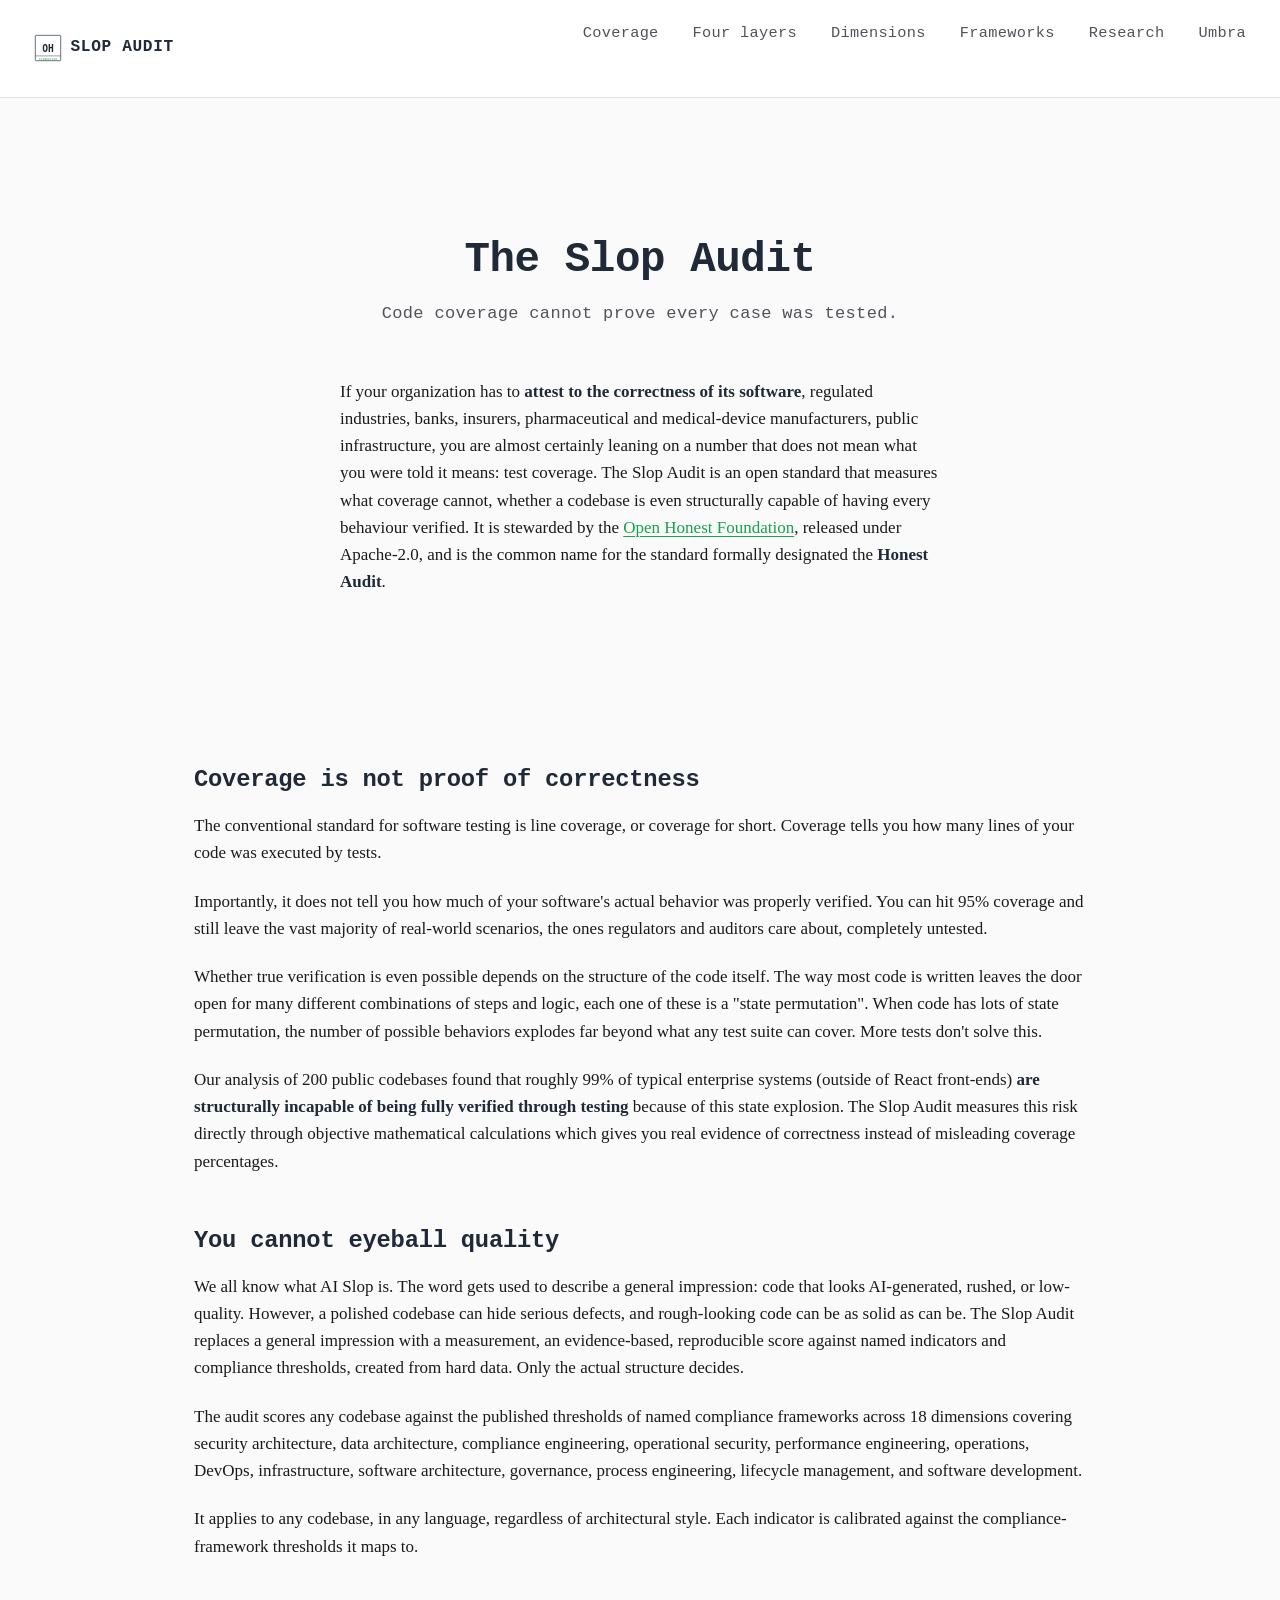
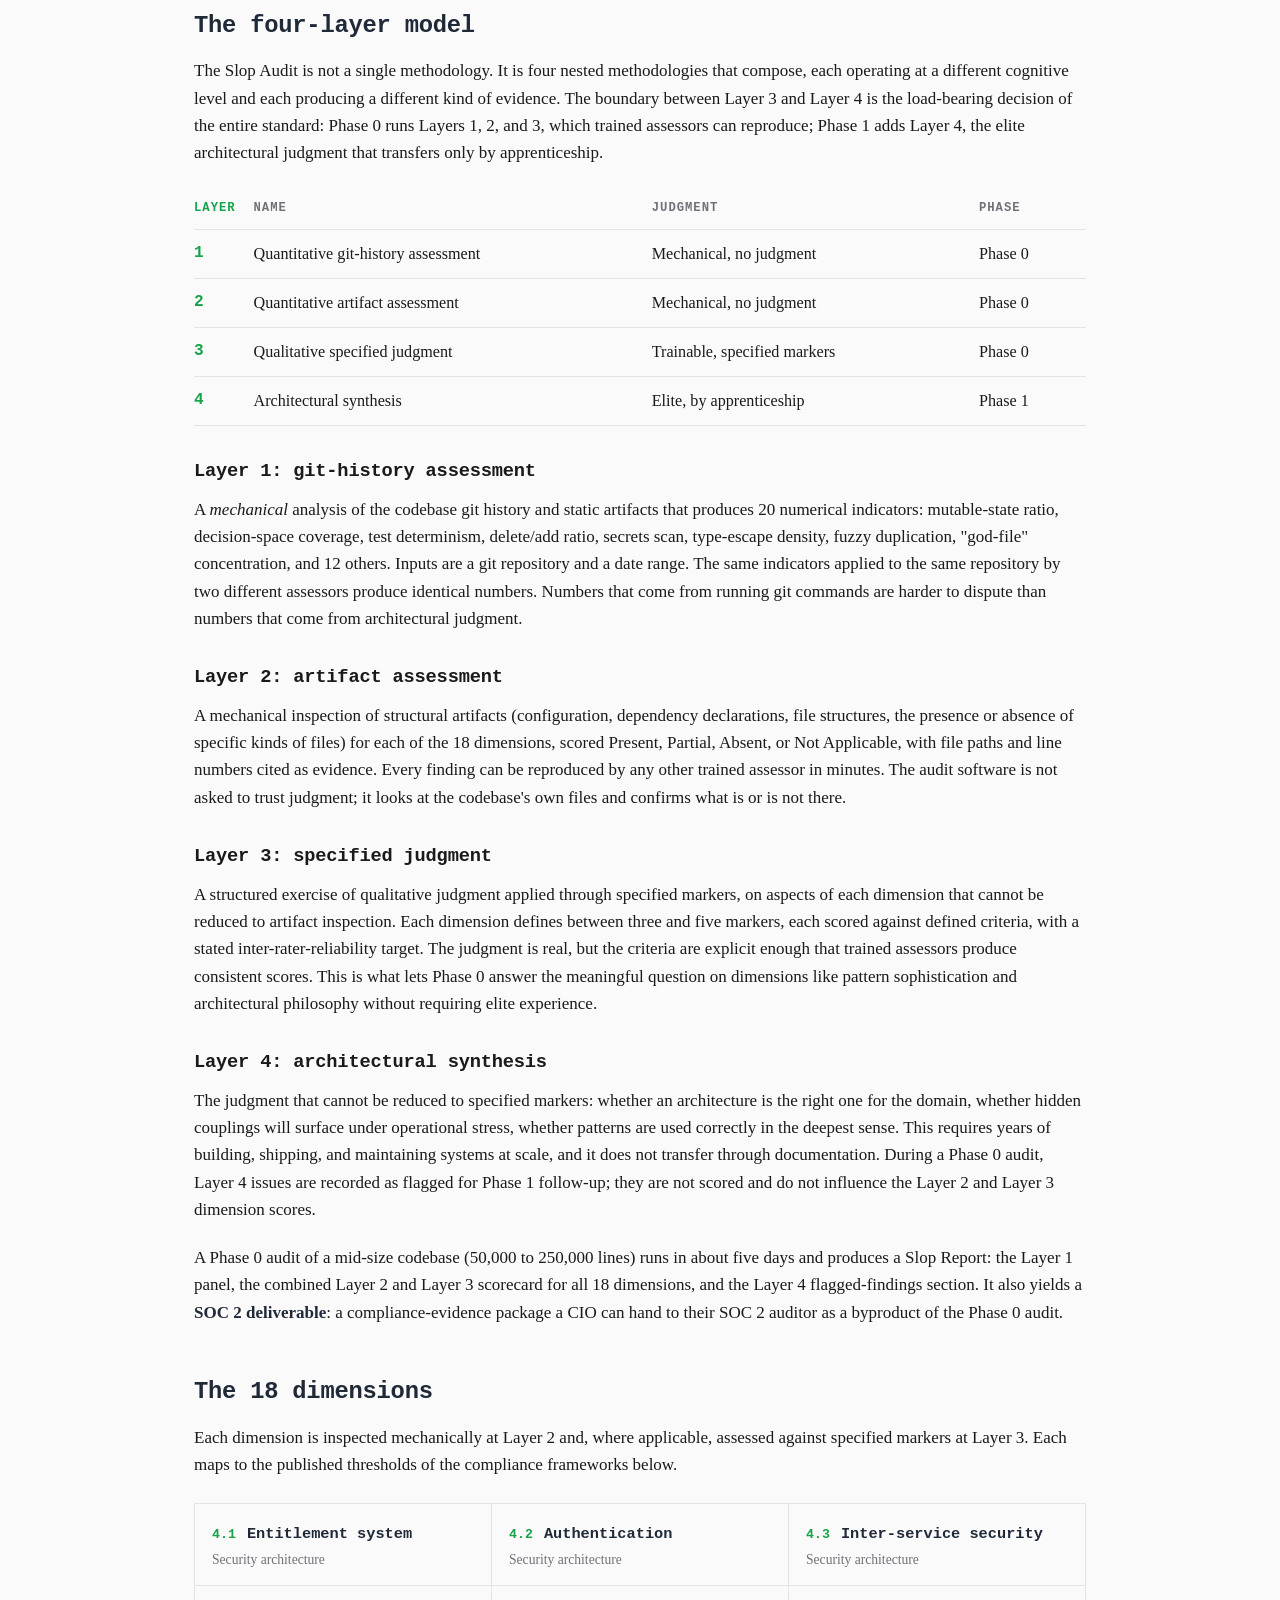
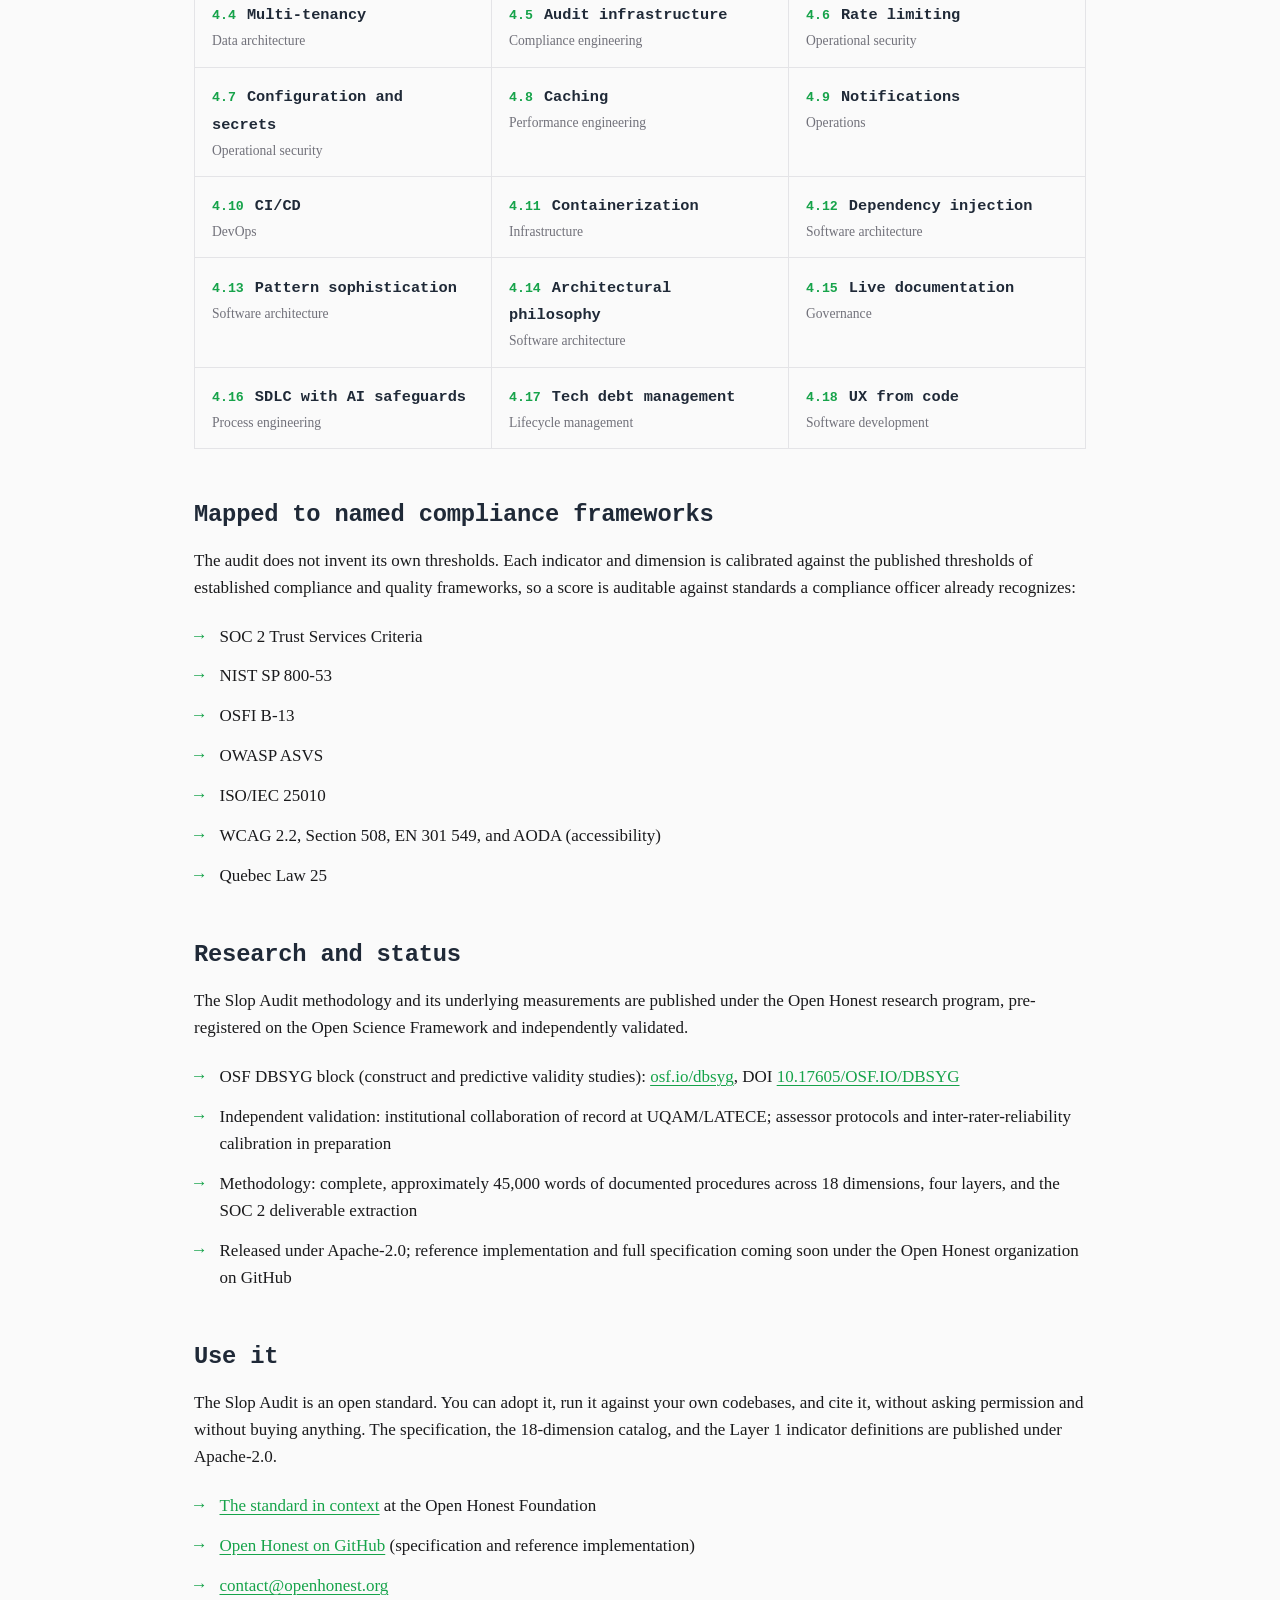
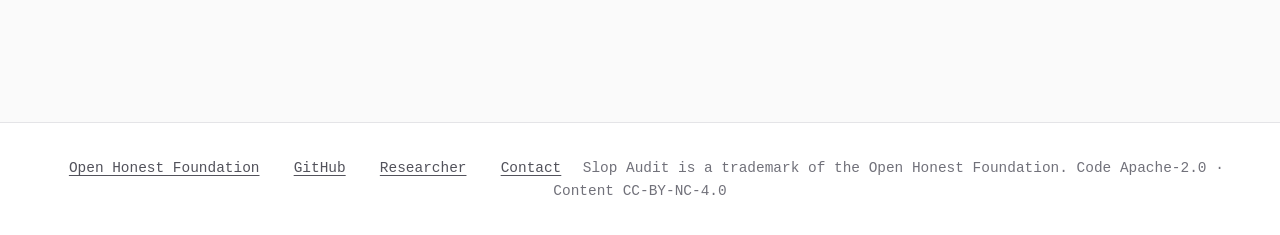
<file: public/index.html>
<!DOCTYPE html>
<html lang="en">
<head>
  <meta charset="UTF-8">
  <meta name="viewport" content="width=device-width, initial-scale=1.0">
  <title>Slop Audit: an open standard for measuring software quality</title>
  <meta name="description" content="Code coverage cannot prove every permutation was tested. The Slop Audit is an open standard that measures whether a codebase is structurally capable of exhaustive behavioural verification, essential for any organization that must attest to software correctness: banks, insurers, pharma, regulated industries. Stewarded by the Open Honest Foundation.">
  <meta name="author" content="Adam Zachary Wasserman">
  <meta name="robots" content="index, follow">
  <link rel="canonical" href="https://slopaudit.org">
  <link rel="stylesheet" href="style.css">
  <link rel="icon" type="image/svg+xml" href="img/seal.svg">

  <meta property="og:type" content="website">
  <meta property="og:title" content="Slop Audit: an open standard for measuring software quality">
  <meta property="og:description" content="Code coverage cannot prove every case was tested. The Slop Audit measures whether a codebase is structurally capable of exhaustive behavioural verification.">
  <meta property="og:url" content="https://slopaudit.org">
  <meta property="og:site_name" content="Slop Audit">
  <meta property="og:image" content="https://slopaudit.org/img/slopaudit-og.png">
  <meta property="og:image:width" content="1200">
  <meta property="og:image:height" content="630">
  <meta property="og:image:alt" content="The Slop Audit — an open standard for measuring software quality. Code coverage cannot prove every case was tested.">
  <meta name="twitter:card" content="summary_large_image">
  <meta name="twitter:title" content="Slop Audit: an open standard for measuring software quality">
  <meta name="twitter:description" content="Code coverage cannot prove every case was tested. The Slop Audit measures whether a codebase can be exhaustively verified at all.">
  <meta name="twitter:image" content="https://slopaudit.org/img/slopaudit-og.png">
  <meta name="twitter:image:alt" content="The Slop Audit — an open standard for measuring software quality.">

  <script type="application/ld+json">
  {
    "@context": "https://schema.org",
    "@graph": [
      {
        "@type": "WebSite",
        "@id": "https://slopaudit.org/#website",
        "url": "https://slopaudit.org",
        "name": "Slop Audit",
        "publisher": { "@id": "https://openhonest.org/#org" }
      },
      {
        "@type": "Organization",
        "@id": "https://openhonest.org/#org",
        "name": "Open Honest Foundation",
        "url": "https://openhonest.org"
      },
      {
        "@type": "CreativeWork",
        "name": "Slop Audit",
        "alternateName": "Honest Audit",
        "author": { "@type": "Person", "name": "Adam Zachary Wasserman", "url": "https://adamzacharywasserman.com" },
        "publisher": { "@id": "https://openhonest.org/#org" },
        "license": "https://www.apache.org/licenses/LICENSE-2.0",
        "description": "An open standard for measuring software quality: an evidence-based, reproducible score of any codebase against the published thresholds of named compliance frameworks, across 18 dimensions and four layers.",
        "about": ["Software quality measurement", "AI-assisted software development", "Compliance engineering", "Software architecture"]
      }
    ]
  }
  </script>
</head>
<body>
  <nav>
    <a href="/" class="seal">
      <img src="img/seal.svg" alt="Open Honest Foundation Seal">
      <span>SLOP AUDIT</span>
    </a>
    <ul>
      <li><a href="#coverage">Coverage</a></li>
      <li><a href="#layers">Four layers</a></li>
      <li><a href="#dimensions">Dimensions</a></li>
      <li><a href="#frameworks">Frameworks</a></li>
      <li><a href="#research">Research</a></li>
      <li><a href="/umbra.html">Umbra</a></li>
    </ul>
  </nav>

  <main class="wide">

    <section class="landing-hero">
      <h1>The Slop Audit</h1>
      <p class="tagline">Code coverage cannot prove every case was tested.</p>
      <div class="landing-paragraphs">
        <p>If your organization has to <strong>attest to the correctness of its software</strong>, regulated industries, banks, insurers, pharmaceutical and medical-device manufacturers, public infrastructure, you are almost certainly leaning on a number that does not mean what you were told it means: test coverage. The Slop Audit is an open standard that measures what coverage cannot, whether a codebase is even structurally capable of having every behaviour verified. It is stewarded by the <a href="https://openhonest.org">Open Honest Foundation</a>, released under Apache-2.0, and is the common name for the standard formally designated the <strong>Honest Audit</strong>.</p>
      </div>
    </section>

    <h2 id="coverage">Coverage is not proof of correctness</h2>
    <p>The conventional standard for software testing is line coverage, or coverage for short. Coverage tells you how many lines of your code was executed by tests.</p>
    <p>Importantly, it does not tell you how much of your software's actual behavior was properly verified. You can hit 95% coverage and still leave the vast majority of real-world scenarios, the ones regulators and auditors care about, completely untested.</p>
    <p>Whether true verification is even possible depends on the structure of the code itself. The way most code is written leaves the door open for many different combinations of steps and logic, each one of these is a "state permutation". When code has lots of state permutation, the number of possible behaviors explodes far beyond what any test suite can cover. More tests don't solve this.</p>
    <p>Our analysis of 200 public codebases found that roughly 99% of typical enterprise systems (outside of React front-ends) <strong>are structurally incapable of being fully verified through testing</strong> because of this state explosion. The Slop Audit measures this risk directly through objective mathematical calculations which gives you real evidence of correctness instead of misleading coverage percentages.</p>

    <h2 id="what">You cannot eyeball quality</h2>
    <p>We all know what AI Slop is. The word gets used to describe a general impression: code that looks AI-generated, rushed, or low-quality. However, a polished codebase can hide serious defects, and rough-looking code can be as solid as can be. The Slop Audit replaces a general impression with a measurement, an evidence-based, reproducible score against named indicators and compliance thresholds, created from hard data. Only the actual structure decides.</p>
    <p>The audit scores any codebase against the published thresholds of named compliance frameworks across 18 dimensions covering security architecture, data architecture, compliance engineering, operational security, performance engineering, operations, DevOps, infrastructure, software architecture, governance, process engineering, lifecycle management, and software development.</p>
    <p>It applies to any codebase, in any language, regardless of architectural style. Each indicator is calibrated against the compliance-framework thresholds it maps to.</p>

    <h2 id="layers">The four-layer model</h2>
    <p>The Slop Audit is not a single methodology. It is four nested methodologies that compose, each operating at a different cognitive level and each producing a different kind of evidence. The boundary between Layer 3 and Layer 4 is the load-bearing decision of the entire standard: Phase 0 runs Layers 1, 2, and 3, which trained assessors can reproduce; Phase 1 adds Layer 4, the elite architectural judgment that transfers only by apprenticeship.</p>

    <table>
      <thead>
        <tr><th>Layer</th><th>Name</th><th>Judgment</th><th>Phase</th></tr>
      </thead>
      <tbody>
        <tr><td>1</td><td>Quantitative git-history assessment</td><td>Mechanical, no judgment</td><td>Phase 0</td></tr>
        <tr><td>2</td><td>Quantitative artifact assessment</td><td>Mechanical, no judgment</td><td>Phase 0</td></tr>
        <tr><td>3</td><td>Qualitative specified judgment</td><td>Trainable, specified markers</td><td>Phase 0</td></tr>
        <tr><td>4</td><td>Architectural synthesis</td><td>Elite, by apprenticeship</td><td>Phase 1</td></tr>
      </tbody>
    </table>

    <h3>Layer 1: git-history assessment</h3>
    <p>A <em>mechanical</em> analysis of the codebase git history and static artifacts that produces 20 numerical indicators: mutable-state ratio, decision-space coverage, test determinism, delete/add ratio, secrets scan, type-escape density, fuzzy duplication, "god-file" concentration, and 12 others. Inputs are a git repository and a date range. The same indicators applied to the same repository by two different assessors produce identical numbers. Numbers that come from running git commands are harder to dispute than numbers that come from architectural judgment.</p>

    <h3>Layer 2: artifact assessment</h3>
    <p>A mechanical inspection of structural artifacts (configuration, dependency declarations, file structures, the presence or absence of specific kinds of files) for each of the 18 dimensions, scored Present, Partial, Absent, or Not Applicable, with file paths and line numbers cited as evidence. Every finding can be reproduced by any other trained assessor in minutes. The audit software is not asked to trust judgment; it looks at the codebase's own files and confirms what is or is not there.</p>

    <h3>Layer 3: specified judgment</h3>
    <p>A structured exercise of qualitative judgment applied through specified markers, on aspects of each dimension that cannot be reduced to artifact inspection. Each dimension defines between three and five markers, each scored against defined criteria, with a stated inter-rater-reliability target. The judgment is real, but the criteria are explicit enough that trained assessors produce consistent scores. This is what lets Phase 0 answer the meaningful question on dimensions like pattern sophistication and architectural philosophy without requiring elite experience.</p>

    <h3>Layer 4: architectural synthesis</h3>
    <p>The judgment that cannot be reduced to specified markers: whether an architecture is the right one for the domain, whether hidden couplings will surface under operational stress, whether patterns are used correctly in the deepest sense. This requires years of building, shipping, and maintaining systems at scale, and it does not transfer through documentation. During a Phase 0 audit, Layer 4 issues are recorded as flagged for Phase 1 follow-up; they are not scored and do not influence the Layer 2 and Layer 3 dimension scores.</p>

    <p>A Phase 0 audit of a mid-size codebase (50,000 to 250,000 lines) runs in about five days and produces a Slop Report: the Layer 1 panel, the combined Layer 2 and Layer 3 scorecard for all 18 dimensions, and the Layer 4 flagged-findings section. It also yields a <strong>SOC 2 deliverable</strong>: a compliance-evidence package a CIO can hand to their SOC 2 auditor as a byproduct of the Phase 0 audit.</p>

    <h2 id="dimensions">The 18 dimensions</h2>
    <p>Each dimension is inspected mechanically at Layer 2 and, where applicable, assessed against specified markers at Layer 3. Each maps to the published thresholds of the compliance frameworks below.</p>

    <div class="dim-grid">
      <div class="dim"><span class="num">4.1</span> <span class="name">Entitlement system</span><span class="cat">Security architecture</span></div>
      <div class="dim"><span class="num">4.2</span> <span class="name">Authentication</span><span class="cat">Security architecture</span></div>
      <div class="dim"><span class="num">4.3</span> <span class="name">Inter-service security</span><span class="cat">Security architecture</span></div>
      <div class="dim"><span class="num">4.4</span> <span class="name">Multi-tenancy</span><span class="cat">Data architecture</span></div>
      <div class="dim"><span class="num">4.5</span> <span class="name">Audit infrastructure</span><span class="cat">Compliance engineering</span></div>
      <div class="dim"><span class="num">4.6</span> <span class="name">Rate limiting</span><span class="cat">Operational security</span></div>
      <div class="dim"><span class="num">4.7</span> <span class="name">Configuration and secrets</span><span class="cat">Operational security</span></div>
      <div class="dim"><span class="num">4.8</span> <span class="name">Caching</span><span class="cat">Performance engineering</span></div>
      <div class="dim"><span class="num">4.9</span> <span class="name">Notifications</span><span class="cat">Operations</span></div>
      <div class="dim"><span class="num">4.10</span> <span class="name">CI/CD</span><span class="cat">DevOps</span></div>
      <div class="dim"><span class="num">4.11</span> <span class="name">Containerization</span><span class="cat">Infrastructure</span></div>
      <div class="dim"><span class="num">4.12</span> <span class="name">Dependency injection</span><span class="cat">Software architecture</span></div>
      <div class="dim"><span class="num">4.13</span> <span class="name">Pattern sophistication</span><span class="cat">Software architecture</span></div>
      <div class="dim"><span class="num">4.14</span> <span class="name">Architectural philosophy</span><span class="cat">Software architecture</span></div>
      <div class="dim"><span class="num">4.15</span> <span class="name">Live documentation</span><span class="cat">Governance</span></div>
      <div class="dim"><span class="num">4.16</span> <span class="name">SDLC with AI safeguards</span><span class="cat">Process engineering</span></div>
      <div class="dim"><span class="num">4.17</span> <span class="name">Tech debt management</span><span class="cat">Lifecycle management</span></div>
      <div class="dim"><span class="num">4.18</span> <span class="name">UX from code</span><span class="cat">Software development</span></div>
    </div>

    <h2 id="frameworks">Mapped to named compliance frameworks</h2>
    <p>The audit does not invent its own thresholds. Each indicator and dimension is calibrated against the published thresholds of established compliance and quality frameworks, so a score is auditable against standards a compliance officer already recognizes:</p>
    <ul class="status-list">
      <li>SOC 2 Trust Services Criteria</li>
      <li>NIST SP 800-53</li>
      <li>OSFI B-13</li>
      <li>OWASP ASVS</li>
      <li>ISO/IEC 25010</li>
      <li>WCAG 2.2, Section 508, EN 301 549, and AODA (accessibility)</li>
      <li>Quebec Law 25</li>
    </ul>

    <h2 id="research">Research and status</h2>
    <p>The Slop Audit methodology and its underlying measurements are published under the Open Honest research program, pre-registered on the Open Science Framework and independently validated.</p>
    <ul class="status-list">
      <li>OSF DBSYG block (construct and predictive validity studies): <a href="https://osf.io/dbsyg/">osf.io/dbsyg</a>, DOI <a href="https://doi.org/10.17605/OSF.IO/DBSYG">10.17605/OSF.IO/DBSYG</a></li>
      <li>Independent validation: institutional collaboration of record at UQAM/LATECE; assessor protocols and inter-rater-reliability calibration in preparation</li>
      <li>Methodology: complete, approximately 45,000 words of documented procedures across 18 dimensions, four layers, and the SOC 2 deliverable extraction</li>
      <li>Released under Apache-2.0; reference implementation and full specification coming soon under the Open Honest organization on GitHub</li>
    </ul>

    <h2>Use it</h2>
    <p>The Slop Audit is an open standard. You can adopt it, run it against your own codebases, and cite it, without asking permission and without buying anything. The specification, the 18-dimension catalog, and the Layer 1 indicator definitions are published under Apache-2.0.</p>
    <ul class="status-list">
      <li><a href="https://openhonest.org/frameworks.html">The standard in context</a> at the Open Honest Foundation</li>
      <li><a href="https://github.com/openhonest">Open Honest on GitHub</a> (specification and reference implementation)</li>
      <li><a href="mailto:contact@openhonest.org">contact@openhonest.org</a></li>
    </ul>

  </main>

  <footer>
    <a href="https://openhonest.org">Open Honest Foundation</a>
    <a href="https://github.com/openhonest">GitHub</a>
    <a href="https://adamzacharywasserman.com">Researcher</a>
    <a href="mailto:contact@openhonest.org">Contact</a>
    <span>Slop Audit is a trademark of the Open Honest Foundation. Code Apache-2.0 · Content CC-BY-NC-4.0</span>
  </footer>
</body>
</html>
</file>
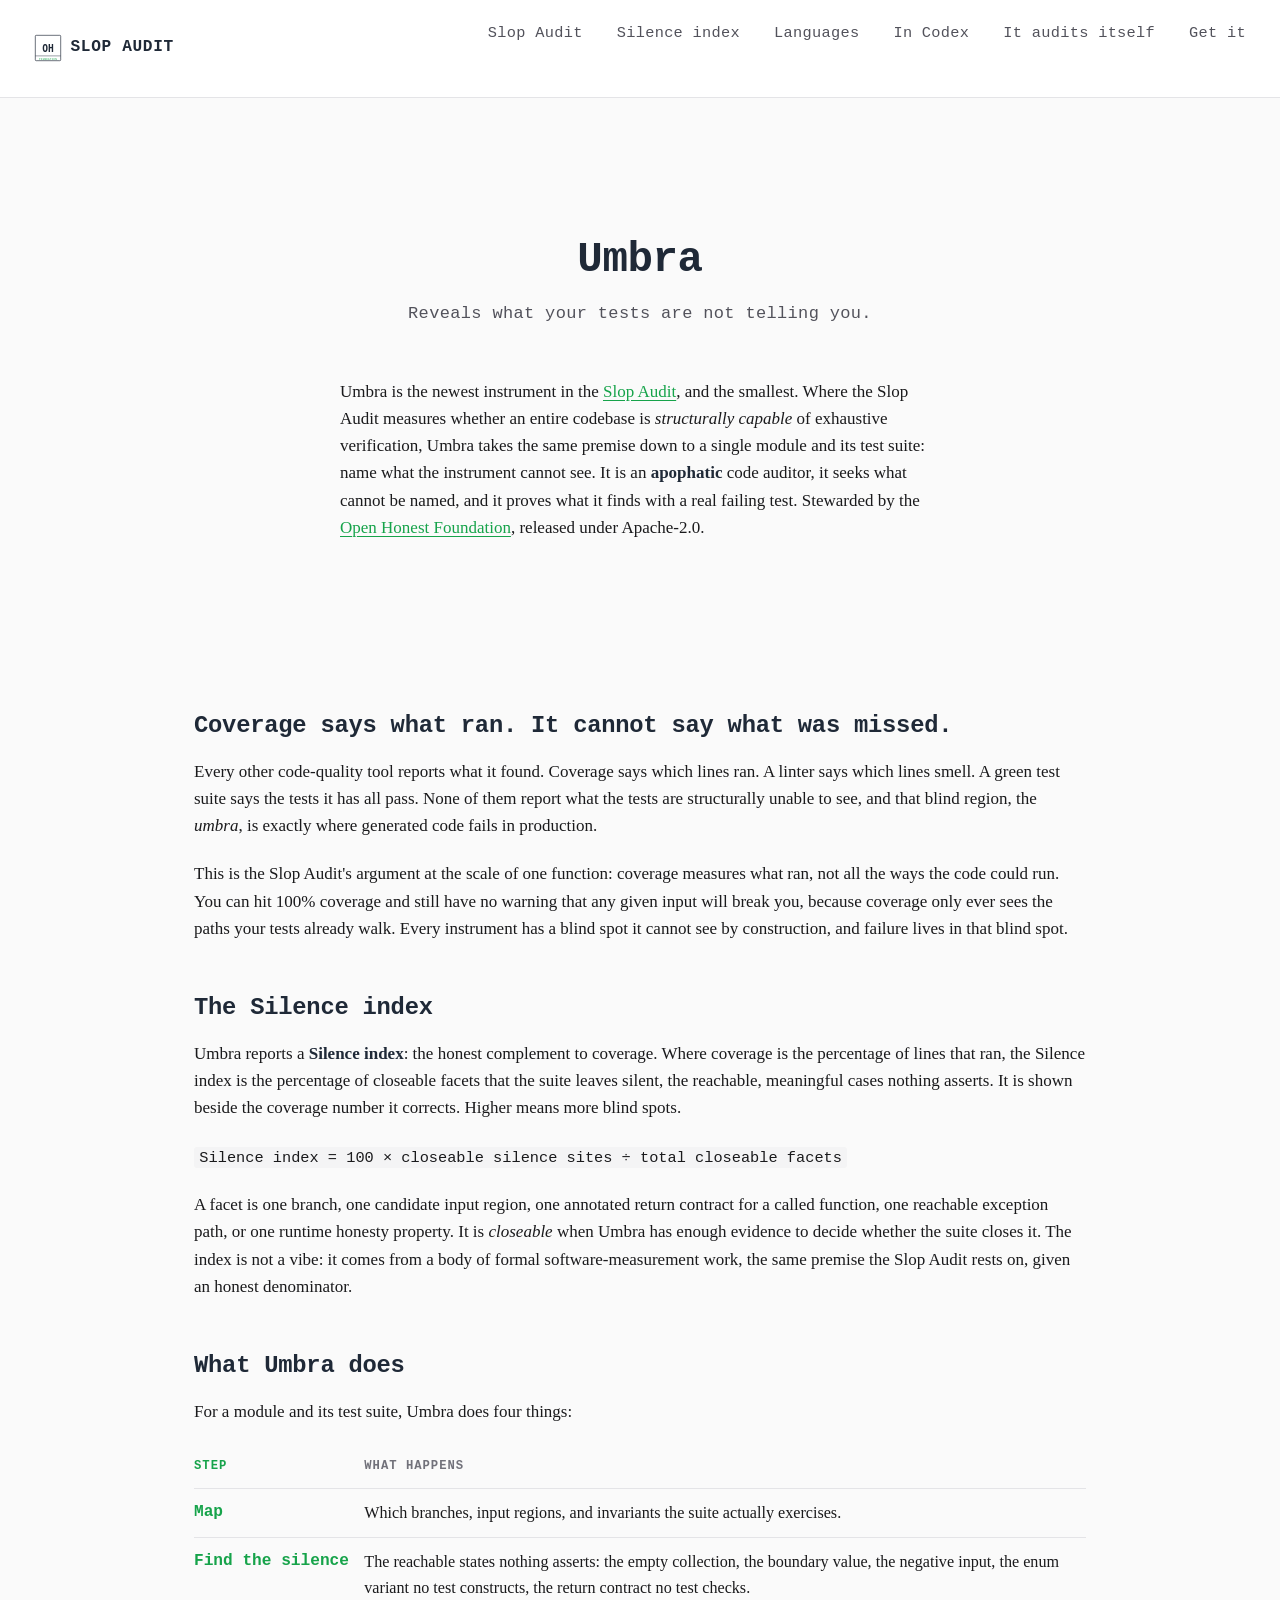
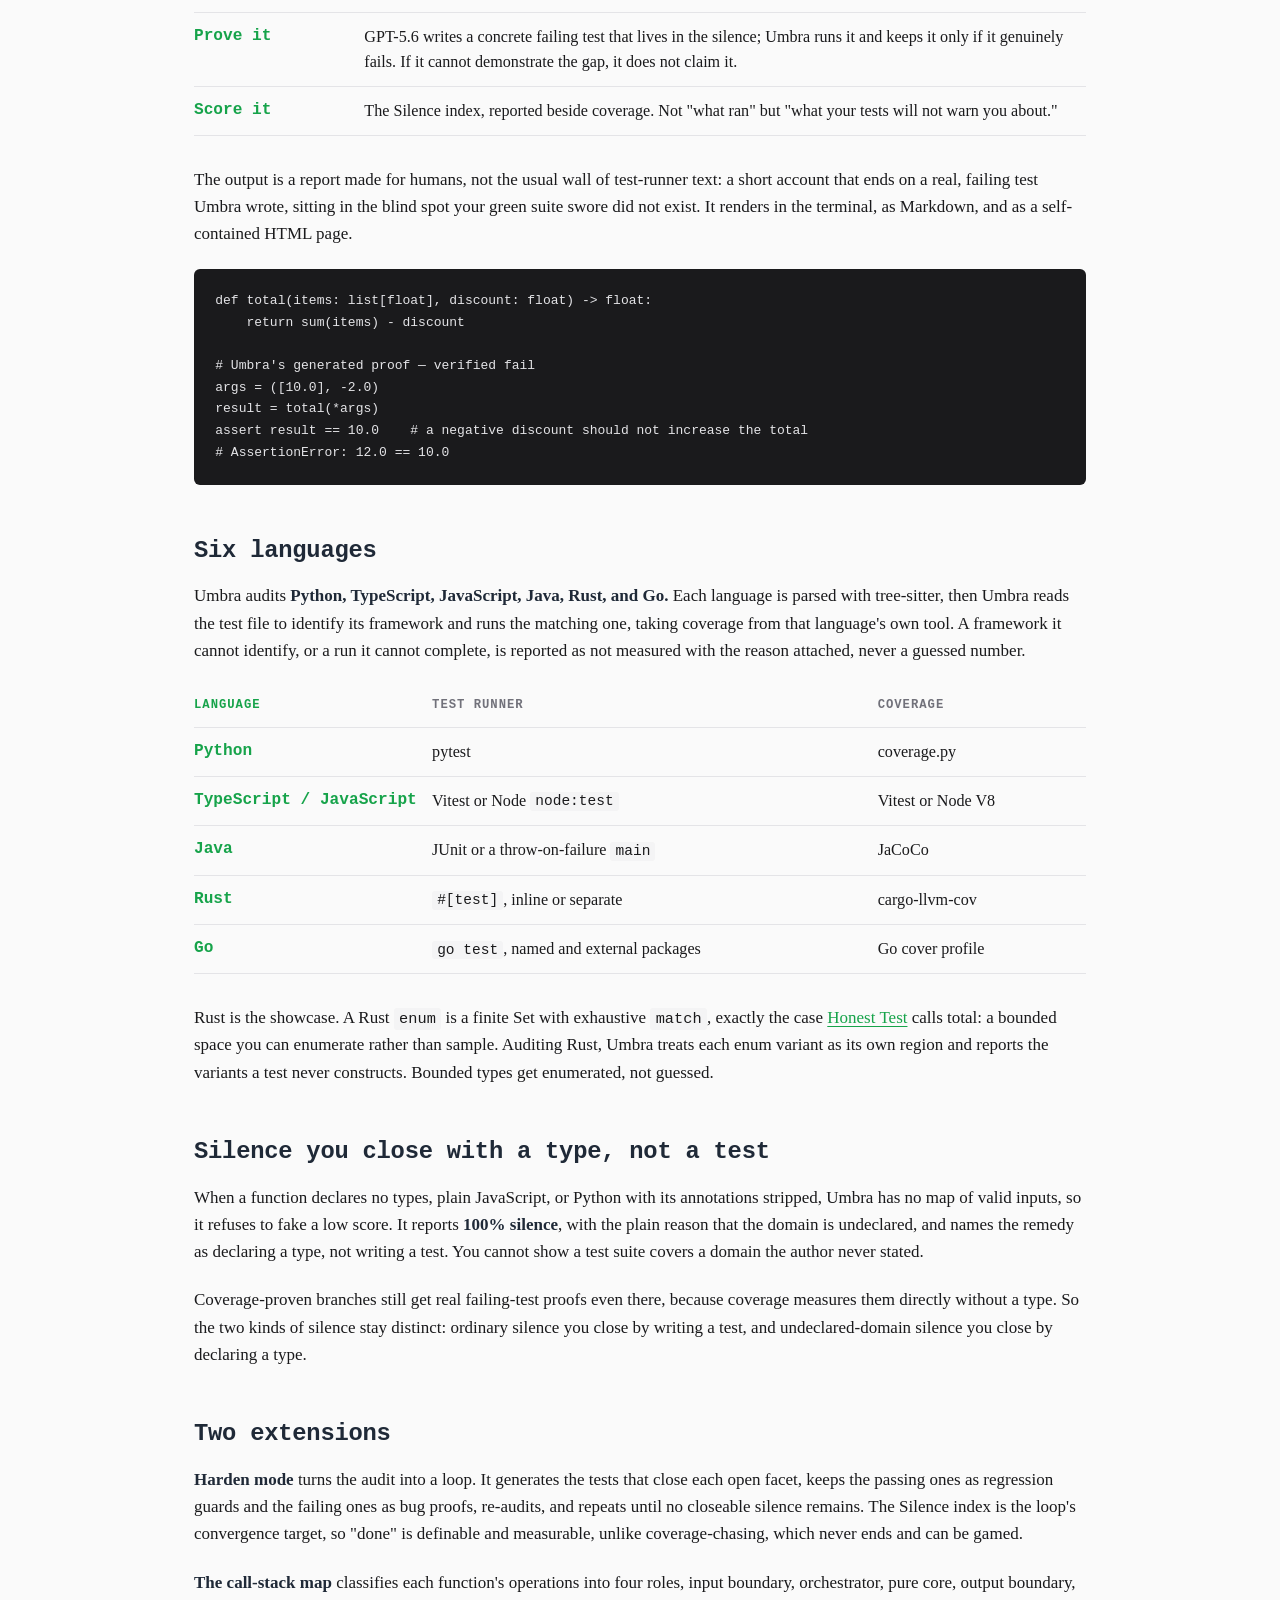
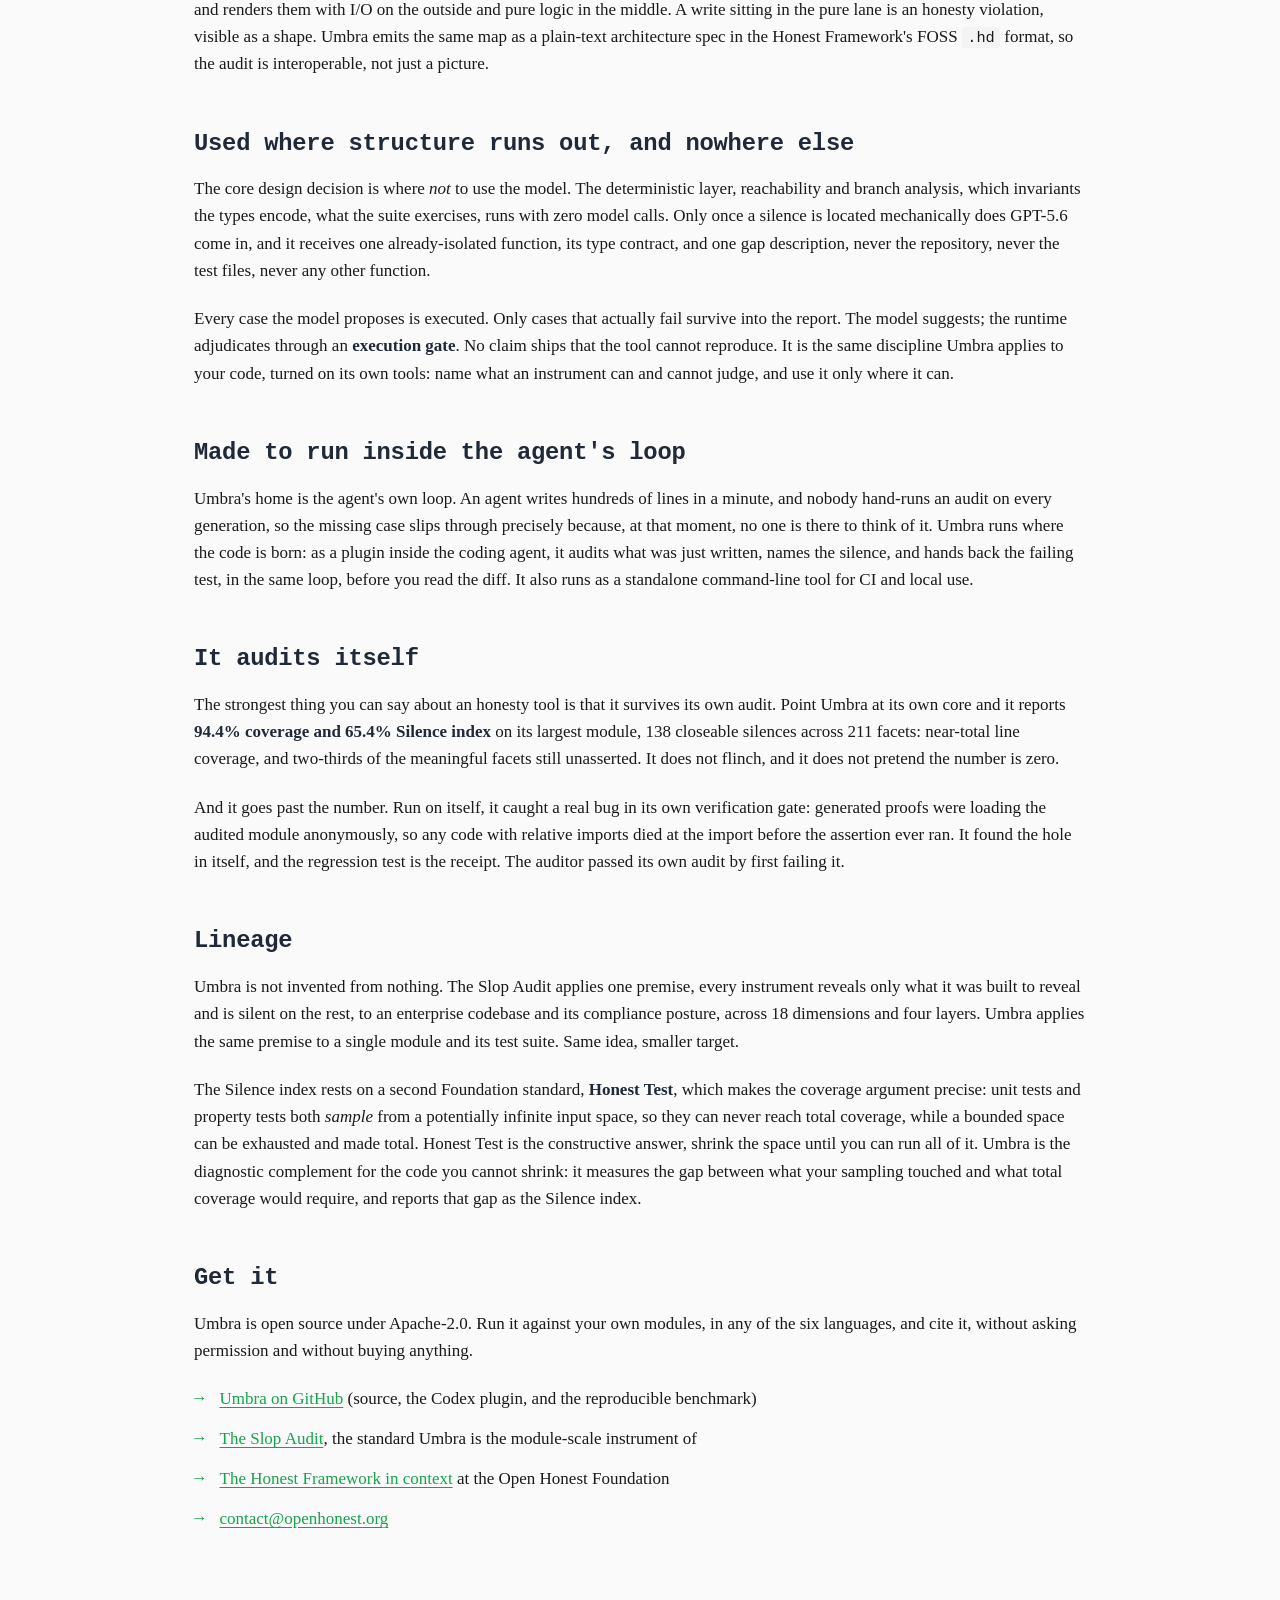
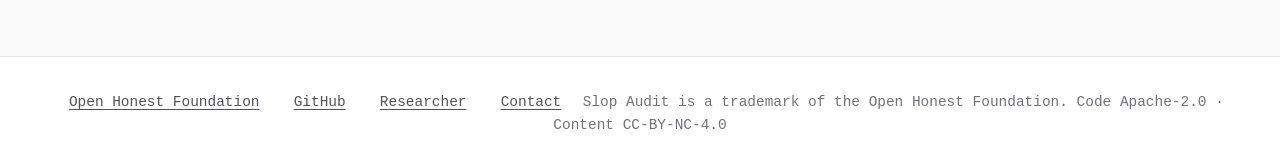
<file: public/umbra.html>
<!DOCTYPE html>
<html lang="en">
<head>
  <meta charset="UTF-8">
  <meta name="viewport" content="width=device-width, initial-scale=1.0">
  <title>Umbra: reveal what your tests cannot see — the Slop Audit at module scale</title>
  <meta name="description" content="Umbra is the newest instrument in the Slop Audit: an apophatic code auditor that reports what a test suite is structurally unable to see and proves each gap with a real failing test. It reports a Silence index, the honest complement to coverage, across six languages. Stewarded by the Open Honest Foundation, Apache-2.0.">
  <meta name="author" content="Adam Zachary Wasserman">
  <meta name="robots" content="index, follow">
  <link rel="canonical" href="https://slopaudit.org/umbra.html">
  <link rel="stylesheet" href="style.css">
  <link rel="icon" type="image/svg+xml" href="img/seal.svg">

  <meta property="og:type" content="website">
  <meta property="og:title" content="Umbra: reveal what your tests cannot see">
  <meta property="og:description" content="An apophatic code auditor that reports what your tests are structurally unable to see and proves each gap with a real failing test. The Slop Audit discipline, taken down to a single module and its test suite.">
  <meta property="og:url" content="https://slopaudit.org/umbra.html">
  <meta property="og:site_name" content="Slop Audit">
  <meta property="og:image" content="https://slopaudit.org/img/umbra-og.png">
  <meta property="og:image:width" content="1200">
  <meta property="og:image:height" content="630">
  <meta property="og:image:alt" content="Umbra — an apophatic code auditor. Reveals what your tests are not telling you.">
  <meta name="twitter:card" content="summary_large_image">
  <meta name="twitter:title" content="Umbra: reveal what your tests cannot see">
  <meta name="twitter:description" content="Coverage says what ran. Umbra reports what your tests could never see, and proves it with a failing test.">
  <meta name="twitter:image" content="https://slopaudit.org/img/umbra-og.png">
  <meta name="twitter:image:alt" content="Umbra — an apophatic code auditor. Reveals what your tests are not telling you.">

  <script type="application/ld+json">
  {
    "@context": "https://schema.org",
    "@graph": [
      {
        "@type": "WebPage",
        "@id": "https://slopaudit.org/umbra.html",
        "url": "https://slopaudit.org/umbra.html",
        "name": "Umbra",
        "isPartOf": { "@id": "https://slopaudit.org/#website" },
        "about": { "@id": "https://slopaudit.org/umbra.html#software" }
      },
      {
        "@type": "SoftwareApplication",
        "@id": "https://slopaudit.org/umbra.html#software",
        "name": "Umbra",
        "applicationCategory": "DeveloperApplication",
        "operatingSystem": "macOS, Linux",
        "programmingLanguage": ["Python", "TypeScript", "JavaScript", "Java", "Rust", "Go"],
        "license": "https://www.apache.org/licenses/LICENSE-2.0",
        "author": { "@type": "Person", "name": "Adam Zachary Wasserman", "url": "https://adamzacharywasserman.com" },
        "publisher": { "@id": "https://openhonest.org/#org" },
        "description": "An apophatic code auditor: it reports what a test suite is structurally unable to see and proves each gap with a real failing test, reporting a Silence index as the honest complement to coverage.",
        "isBasedOn": "https://slopaudit.org"
      }
    ]
  }
  </script>
</head>
<body>
  <nav>
    <a href="/" class="seal">
      <img src="img/seal.svg" alt="Open Honest Foundation Seal">
      <span>SLOP AUDIT</span>
    </a>
    <ul>
      <li><a href="/">Slop Audit</a></li>
      <li><a href="#silence">Silence index</a></li>
      <li><a href="#languages">Languages</a></li>
      <li><a href="#codex">In Codex</a></li>
      <li><a href="#itself">It audits itself</a></li>
      <li><a href="#get">Get it</a></li>
    </ul>
  </nav>

  <main class="wide">

    <section class="landing-hero">
      <h1>Umbra</h1>
      <p class="tagline">Reveals what your tests are not telling you.</p>
      <div class="landing-paragraphs">
        <p>Umbra is the newest instrument in the <a href="/">Slop Audit</a>, and the smallest. Where the Slop Audit measures whether an entire codebase is <em>structurally capable</em> of exhaustive verification, Umbra takes the same premise down to a single module and its test suite: name what the instrument cannot see. It is an <strong>apophatic</strong> code auditor, it seeks what cannot be named, and it proves what it finds with a real failing test. Stewarded by the <a href="https://openhonest.org">Open Honest Foundation</a>, released under Apache-2.0.</p>
      </div>
    </section>

    <h2 id="coverage">Coverage says what ran. It cannot say what was missed.</h2>
    <p>Every other code-quality tool reports what it found. Coverage says which lines ran. A linter says which lines smell. A green test suite says the tests it has all pass. None of them report what the tests are structurally unable to see, and that blind region, the <em>umbra</em>, is exactly where generated code fails in production.</p>
    <p>This is the Slop Audit's argument at the scale of one function: coverage measures what ran, not all the ways the code could run. You can hit 100% coverage and still have no warning that any given input will break you, because coverage only ever sees the paths your tests already walk. Every instrument has a blind spot it cannot see by construction, and failure lives in that blind spot.</p>

    <h2 id="silence">The Silence index</h2>
    <p>Umbra reports a <strong>Silence index</strong>: the honest complement to coverage. Where coverage is the percentage of lines that ran, the Silence index is the percentage of closeable facets that the suite leaves silent, the reachable, meaningful cases nothing asserts. It is shown beside the coverage number it corrects. Higher means more blind spots.</p>
    <p class="def"><code>Silence index = 100 &times; closeable silence sites &divide; total closeable facets</code></p>
    <p>A facet is one branch, one candidate input region, one annotated return contract for a called function, one reachable exception path, or one runtime honesty property. It is <em>closeable</em> when Umbra has enough evidence to decide whether the suite closes it. The index is not a vibe: it comes from a body of formal software-measurement work, the same premise the Slop Audit rests on, given an honest denominator.</p>

    <h2 id="how">What Umbra does</h2>
    <p>For a module and its test suite, Umbra does four things:</p>
    <table>
      <thead>
        <tr><th>Step</th><th>What happens</th></tr>
      </thead>
      <tbody>
        <tr><td>Map</td><td>Which branches, input regions, and invariants the suite actually exercises.</td></tr>
        <tr><td>Find the silence</td><td>The reachable states nothing asserts: the empty collection, the boundary value, the negative input, the enum variant no test constructs, the return contract no test checks.</td></tr>
        <tr><td>Prove it</td><td>GPT-5.6 writes a concrete failing test that lives in the silence; Umbra runs it and keeps it only if it genuinely fails. If it cannot demonstrate the gap, it does not claim it.</td></tr>
        <tr><td>Score it</td><td>The Silence index, reported beside coverage. Not "what ran" but "what your tests will not warn you about."</td></tr>
      </tbody>
    </table>
    <p>The output is a report made for humans, not the usual wall of test-runner text: a short account that ends on a real, failing test Umbra wrote, sitting in the blind spot your green suite swore did not exist. It renders in the terminal, as Markdown, and as a self-contained HTML page.</p>
    <pre><code>def total(items: list[float], discount: float) -> float:
    return sum(items) - discount

# Umbra's generated proof — verified fail
args = ([10.0], -2.0)
result = total(*args)
assert result == 10.0    # a negative discount should not increase the total
# AssertionError: 12.0 == 10.0</code></pre>

    <h2 id="languages">Six languages</h2>
    <p>Umbra audits <strong>Python, TypeScript, JavaScript, Java, Rust, and Go.</strong> Each language is parsed with tree-sitter, then Umbra reads the test file to identify its framework and runs the matching one, taking coverage from that language's own tool. A framework it cannot identify, or a run it cannot complete, is reported as not measured with the reason attached, never a guessed number.</p>
    <table>
      <thead>
        <tr><th>Language</th><th>Test runner</th><th>Coverage</th></tr>
      </thead>
      <tbody>
        <tr><td>Python</td><td>pytest</td><td>coverage.py</td></tr>
        <tr><td>TypeScript / JavaScript</td><td>Vitest or Node <code>node:test</code></td><td>Vitest or Node V8</td></tr>
        <tr><td>Java</td><td>JUnit or a throw-on-failure <code>main</code></td><td>JaCoCo</td></tr>
        <tr><td>Rust</td><td><code>#[test]</code>, inline or separate</td><td>cargo-llvm-cov</td></tr>
        <tr><td>Go</td><td><code>go test</code>, named and external packages</td><td>Go cover profile</td></tr>
      </tbody>
    </table>
    <p>Rust is the showcase. A Rust <code>enum</code> is a finite Set with exhaustive <code>match</code>, exactly the case <a href="https://github.com/openhonest">Honest Test</a> calls total: a bounded space you can enumerate rather than sample. Auditing Rust, Umbra treats each enum variant as its own region and reports the variants a test never constructs. Bounded types get enumerated, not guessed.</p>

    <h2 id="undeclared">Silence you close with a type, not a test</h2>
    <p>When a function declares no types, plain JavaScript, or Python with its annotations stripped, Umbra has no map of valid inputs, so it refuses to fake a low score. It reports <strong>100% silence</strong>, with the plain reason that the domain is undeclared, and names the remedy as declaring a type, not writing a test. You cannot show a test suite covers a domain the author never stated.</p>
    <p>Coverage-proven branches still get real failing-test proofs even there, because coverage measures them directly without a type. So the two kinds of silence stay distinct: ordinary silence you close by writing a test, and undeclared-domain silence you close by declaring a type.</p>

    <h2 id="extend">Two extensions</h2>
    <p><strong>Harden mode</strong> turns the audit into a loop. It generates the tests that close each open facet, keeps the passing ones as regression guards and the failing ones as bug proofs, re-audits, and repeats until no closeable silence remains. The Silence index is the loop's convergence target, so "done" is definable and measurable, unlike coverage-chasing, which never ends and can be gamed.</p>
    <p><strong>The call-stack map</strong> classifies each function's operations into four roles, input boundary, orchestrator, pure core, output boundary, and renders them with I/O on the outside and pure logic in the middle. A write sitting in the pure lane is an honesty violation, visible as a shape. Umbra emits the same map as a plain-text architecture spec in the Honest Framework's FOSS <code>.hd</code> format, so the audit is interoperable, not just a picture.</p>

    <h2 id="model">Used where structure runs out, and nowhere else</h2>
    <p>The core design decision is where <em>not</em> to use the model. The deterministic layer, reachability and branch analysis, which invariants the types encode, what the suite exercises, runs with zero model calls. Only once a silence is located mechanically does GPT-5.6 come in, and it receives one already-isolated function, its type contract, and one gap description, never the repository, never the test files, never any other function.</p>
    <p>Every case the model proposes is executed. Only cases that actually fail survive into the report. The model suggests; the runtime adjudicates through an <strong>execution gate</strong>. No claim ships that the tool cannot reproduce. It is the same discipline Umbra applies to your code, turned on its own tools: name what an instrument can and cannot judge, and use it only where it can.</p>

    <h2 id="codex">Made to run inside the agent's loop</h2>
    <p>Umbra's home is the agent's own loop. An agent writes hundreds of lines in a minute, and nobody hand-runs an audit on every generation, so the missing case slips through precisely because, at that moment, no one is there to think of it. Umbra runs where the code is born: as a plugin inside the coding agent, it audits what was just written, names the silence, and hands back the failing test, in the same loop, before you read the diff. It also runs as a standalone command-line tool for CI and local use.</p>

    <h2 id="itself">It audits itself</h2>
    <p>The strongest thing you can say about an honesty tool is that it survives its own audit. Point Umbra at its own core and it reports <strong>94.4% coverage and 65.4% Silence index</strong> on its largest module, 138 closeable silences across 211 facets: near-total line coverage, and two-thirds of the meaningful facets still unasserted. It does not flinch, and it does not pretend the number is zero.</p>
    <p>And it goes past the number. Run on itself, it caught a real bug in its own verification gate: generated proofs were loading the audited module anonymously, so any code with relative imports died at the import before the assertion ever ran. It found the hole in itself, and the regression test is the receipt. The auditor passed its own audit by first failing it.</p>

    <h2 id="lineage">Lineage</h2>
    <p>Umbra is not invented from nothing. The Slop Audit applies one premise, every instrument reveals only what it was built to reveal and is silent on the rest, to an enterprise codebase and its compliance posture, across 18 dimensions and four layers. Umbra applies the same premise to a single module and its test suite. Same idea, smaller target.</p>
    <p>The Silence index rests on a second Foundation standard, <strong>Honest Test</strong>, which makes the coverage argument precise: unit tests and property tests both <em>sample</em> from a potentially infinite input space, so they can never reach total coverage, while a bounded space can be exhausted and made total. Honest Test is the constructive answer, shrink the space until you can run all of it. Umbra is the diagnostic complement for the code you cannot shrink: it measures the gap between what your sampling touched and what total coverage would require, and reports that gap as the Silence index.</p>

    <h2 id="get">Get it</h2>
    <p>Umbra is open source under Apache-2.0. Run it against your own modules, in any of the six languages, and cite it, without asking permission and without buying anything.</p>
    <ul class="status-list">
      <li><a href="https://github.com/openhonest/umbra">Umbra on GitHub</a> (source, the Codex plugin, and the reproducible benchmark)</li>
      <li><a href="/">The Slop Audit</a>, the standard Umbra is the module-scale instrument of</li>
      <li><a href="https://openhonest.org/frameworks.html">The Honest Framework in context</a> at the Open Honest Foundation</li>
      <li><a href="mailto:contact@openhonest.org">contact@openhonest.org</a></li>
    </ul>

  </main>

  <footer>
    <a href="https://openhonest.org">Open Honest Foundation</a>
    <a href="https://github.com/openhonest">GitHub</a>
    <a href="https://adamzacharywasserman.com">Researcher</a>
    <a href="mailto:contact@openhonest.org">Contact</a>
    <span>Slop Audit is a trademark of the Open Honest Foundation. Code Apache-2.0 · Content CC-BY-NC-4.0</span>
  </footer>
</body>
</html>
</file>
<file: public/style.css>
/* openhonest.org — light-theme institutional sibling of the Honest family */

@font-face {
  font-family: 'Literata Fallback';
  src: local('Georgia'), local('Times New Roman');
  size-adjust: 103%;
  ascent-override: 95%;
  descent-override: 25%;
  line-gap-override: 0%;
}

@font-face {
  font-family: 'JetBrains Mono Fallback';
  src: local('Menlo'), local('Courier New');
  size-adjust: 95%;
  ascent-override: 100%;
  descent-override: 25%;
  line-gap-override: 0%;
}

:root {
  /* Background and surface */
  --bg: #fafafa;
  --surface: #ffffff;
  --surface-alt: #f4f4f5;
  --border: #e4e4e7;

  /* Text */
  --text: #1a1a1c;
  --text-dim: #52525b;
  --text-muted: #71717a;

  /* Institutional accents */
  --institutional: #1f2937;
  --accent: #16a34a;
  --accent-dim: rgba(22, 163, 74, 0.12);

  /* Code blocks (inverted island within light theme) */
  --code-bg: #1a1a1c;
  --code-text: #e4e4e7;

  /* Typography */
  --serif: 'Literata', 'Literata Fallback', Georgia, serif;
  --mono: 'JetBrains Mono', 'JetBrains Mono Fallback', Menlo, monospace;

  /* Layout */
  --content-max: 720px;
  --wide-max: 960px;
}

* {
  box-sizing: border-box;
  margin: 0;
  padding: 0;
}

html {
  font-size: 17px;
  scroll-behavior: smooth;
}

body {
  background: var(--bg);
  color: var(--text);
  font-family: var(--serif);
  line-height: 1.6;
  min-height: 100vh;
  display: flex;
  flex-direction: column;
}

/* Navigation */
nav {
  background: var(--surface);
  border-bottom: 1px solid var(--border);
  padding: 1.25rem 2rem;
  display: flex;
  align-items: center;
  justify-content: space-between;
  position: sticky;
  top: 0;
  z-index: 10;
  backdrop-filter: blur(8px);
}

.seal {
  display: inline-flex;
  align-items: center;
  gap: 0.5rem;
  font-family: var(--mono);
  font-weight: 700;
  font-size: 0.95rem;
  letter-spacing: 0.04em;
  color: var(--institutional);
  text-decoration: none;
}

.seal img {
  height: 28px;
  width: 28px;
}

nav ul {
  list-style: none;
  display: flex;
  gap: 2rem;
  font-family: var(--mono);
  font-size: 0.9rem;
}

nav a {
  color: var(--text-dim);
  text-decoration: none;
  transition: color 0.15s;
  letter-spacing: 0.02em;
}

nav a:hover, nav a.active {
  color: var(--accent);
}

/* Main content */
main {
  flex: 1;
  padding: 4rem 2rem 6rem;
  max-width: var(--content-max);
  margin: 0 auto;
  width: 100%;
}

main.wide {
  max-width: var(--wide-max);
}

/* Headings */
h1, h2, h3, h4, h5, h6 {
  font-family: var(--mono);
  font-weight: 700;
  letter-spacing: -0.01em;
  color: var(--institutional);
  line-height: 1.25;
}

h1 {
  font-size: 2rem;
  margin-bottom: 1.5rem;
}

h2 {
  font-size: 1.4rem;
  margin-top: 3rem;
  margin-bottom: 1rem;
}

h3 {
  font-size: 1.1rem;
  margin-top: 2rem;
  margin-bottom: 0.75rem;
  color: var(--text);
}

/* Body text */
p {
  margin-bottom: 1.25rem;
}

ul, ol {
  margin-bottom: 1.25rem;
  padding-left: 1.5rem;
}

li {
  margin-bottom: 0.5rem;
}

a {
  color: var(--accent);
  text-decoration: underline;
  text-decoration-thickness: 1px;
  text-underline-offset: 3px;
  transition: opacity 0.15s;
}

a:hover {
  opacity: 0.7;
}

strong {
  font-weight: 700;
  color: var(--institutional);
}

em {
  font-style: italic;
}

code {
  font-family: var(--mono);
  font-size: 0.9em;
  background: var(--surface-alt);
  padding: 0.1em 0.35em;
  border-radius: 3px;
}

pre {
  background: var(--code-bg);
  color: var(--code-text);
  padding: 1.25rem;
  border-radius: 6px;
  overflow-x: auto;
  margin-bottom: 1.5rem;
  font-size: 0.85em;
  line-height: 1.5;
}

pre code {
  background: none;
  padding: 0;
  color: inherit;
}

blockquote {
  border-left: 3px solid var(--accent);
  padding-left: 1.25rem;
  margin: 1.5rem 0;
  color: var(--text-dim);
  font-style: italic;
}

hr {
  border: none;
  border-top: 1px solid var(--border);
  margin: 3rem 0;
}

/* Landing page specific */
.landing-hero {
  text-align: center;
  padding: 4rem 0 3rem;
}

.landing-hero .seal-large {
  display: inline-block;
  margin-bottom: 2rem;
}

.landing-hero .seal-large img {
  height: 72px;
  width: 72px;
}

.landing-hero h1 {
  font-size: 2.5rem;
  margin-bottom: 0.75rem;
}

.landing-hero .tagline {
  font-family: var(--mono);
  color: var(--text-dim);
  font-size: 1rem;
  letter-spacing: 0.02em;
  margin-bottom: 3rem;
}

.landing-paragraphs {
  max-width: 600px;
  margin: 0 auto 4rem;
  text-align: left;
}

.path-grid {
  display: grid;
  grid-template-columns: repeat(3, 1fr);
  gap: 1.5rem;
  margin-top: 3rem;
}

.path-card {
  border: 1px solid var(--border);
  background: var(--surface);
  padding: 1.5rem;
  text-decoration: none;
  color: var(--text);
  transition: border-color 0.15s, transform 0.15s;
}

.path-card:hover {
  border-color: var(--accent);
  transform: translateY(-2px);
  opacity: 1;
}

.path-card .arrow {
  font-family: var(--mono);
  color: var(--accent);
  font-size: 1.2rem;
  margin-bottom: 0.5rem;
}

.path-card h3 {
  font-family: var(--mono);
  font-size: 1rem;
  margin: 0 0 0.5rem;
  color: var(--institutional);
}

.path-card p {
  font-size: 0.9rem;
  color: var(--text-dim);
  margin: 0;
  line-height: 1.5;
}

/* Document index (governance) */
.doc-index {
  list-style: none;
  padding: 0;
}

.doc-index li {
  border-bottom: 1px solid var(--border);
  padding: 1.5rem 0;
  margin-bottom: 0;
}

.doc-index li:last-child {
  border-bottom: none;
}

.doc-index .doc-title {
  font-family: var(--mono);
  font-size: 1.05rem;
  font-weight: 700;
  color: var(--institutional);
  text-decoration: none;
  display: block;
  margin-bottom: 0.5rem;
}

.doc-index .doc-title:hover {
  color: var(--accent);
  opacity: 1;
}

.doc-index .doc-desc {
  font-size: 0.95rem;
  color: var(--text-dim);
  line-height: 1.5;
  margin: 0;
}

/* Status page */
.status-meta {
  font-family: var(--mono);
  font-size: 0.85rem;
  color: var(--text-muted);
  margin-bottom: 3rem;
  padding: 0.75rem 1rem;
  background: var(--surface-alt);
  border-left: 3px solid var(--accent);
}

.status-section {
  margin-bottom: 3rem;
}

.status-list {
  list-style: none;
  padding: 0;
}

.status-list li {
  padding-left: 1.5rem;
  position: relative;
  margin-bottom: 0.75rem;
}

.status-list li::before {
  content: '→';
  font-family: var(--mono);
  color: var(--accent);
  position: absolute;
  left: 0;
  font-weight: 700;
}

/* Footer */
footer {
  border-top: 1px solid var(--border);
  padding: 2rem;
  background: var(--surface);
  font-family: var(--mono);
  font-size: 0.85rem;
  color: var(--text-muted);
  text-align: center;
}

footer a {
  color: var(--text-dim);
  margin: 0 0.75rem;
}

/* Governance document pages (formal styling) */
.gov-doc {
  font-family: var(--serif);
}

.gov-doc h2 {
  margin-top: 2.5rem;
  border-bottom: 1px solid var(--border);
  padding-bottom: 0.5rem;
}

.gov-doc h3 {
  font-family: var(--serif);
  font-weight: 700;
  color: var(--institutional);
  margin-top: 1.75rem;
}

/* Responsive */
@media (max-width: 720px) {
  html { font-size: 16px; }
  nav { padding: 1rem; }
  nav ul { gap: 1rem; font-size: 0.8rem; }
  main { padding: 2rem 1.25rem 4rem; }
  .path-grid { grid-template-columns: 1fr; }
  .landing-hero h1 { font-size: 2rem; }
}

/* ===== Slop Audit standard page additions ===== */

table {
  width: 100%;
  border-collapse: collapse;
  margin-bottom: 1.75rem;
  font-size: 0.95rem;
}

th, td {
  text-align: left;
  padding: 0.65rem 0.9rem 0.65rem 0;
  border-bottom: 1px solid var(--border);
  vertical-align: top;
}

th {
  font-family: var(--mono);
  font-size: 0.72rem;
  text-transform: uppercase;
  letter-spacing: 0.08em;
  color: var(--text-muted);
  font-weight: 700;
}

td:first-child, th:first-child {
  font-family: var(--mono);
  font-weight: 700;
  color: var(--accent);
  white-space: nowrap;
  width: 3.5rem;
}

.dim-grid {
  display: grid;
  grid-template-columns: repeat(3, 1fr);
  border-top: 1px solid var(--border);
  border-left: 1px solid var(--border);
  margin: 1.5rem 0 1.75rem;
}

.dim {
  padding: 0.85rem 1rem;
  border-bottom: 1px solid var(--border);
  border-right: 1px solid var(--border);
}

.dim .num {
  font-family: var(--mono);
  font-weight: 700;
  color: var(--accent);
  font-size: 0.78rem;
  margin-right: 0.4rem;
}

.dim .name {
  font-family: var(--mono);
  font-weight: 700;
  color: var(--institutional);
  font-size: 0.9rem;
}

.dim .cat {
  display: block;
  font-size: 0.8rem;
  color: var(--text-muted);
  margin-top: 0.15rem;
}

@media (max-width: 720px) {
  .dim-grid { grid-template-columns: 1fr; }
  td:first-child, th:first-child { width: auto; }
}
</file>
